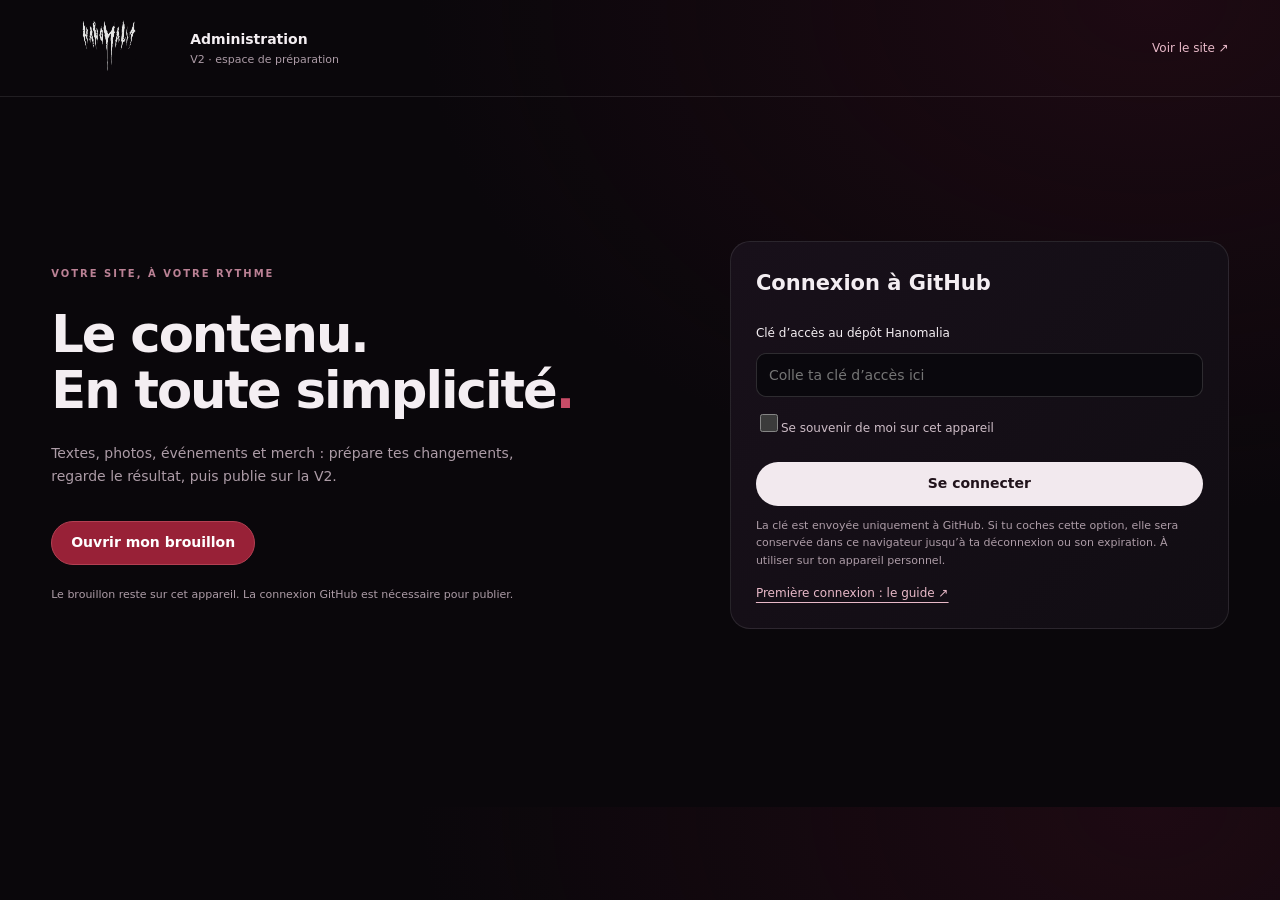
<file: admin/index.html>
<!doctype html><html lang="fr"><head><meta charset="utf-8"><meta name="viewport" content="width=device-width, initial-scale=1"><meta name="robots" content="noindex,nofollow"><meta http-equiv="Content-Security-Policy" content="default-src 'self'; script-src 'self'; style-src 'self'; img-src 'self' data: blob:; connect-src 'self' https://api.github.com; frame-src 'self'; object-src 'none'; base-uri 'none'; form-action 'none'"><title>Administration — HANOMALIA</title><link rel="stylesheet" href="admin.css"><script type="module" src="admin.mjs"></script></head><body>
<header class="admin-header"><a href="../index.html" class="brand"><img src="../assets/logo-horizontal-blanc.png" alt="HANOMALIA"></a><div><strong>Administration</strong><span>V2 · espace de préparation</span></div><a href="../index.html" target="_blank" rel="noopener">Voir le site ↗</a></header>
<main><section id="welcome" class="welcome"><div class="welcome-copy"><p class="eyebrow">VOTRE SITE, À VOTRE RYTHME</p><h1>Le contenu.<br>En toute simplicité<span>.</span></h1><p>Textes, photos, événements et merch : prépare tes changements, regarde le résultat, puis publie sur la V2.</p><button id="open-draft" class="primary">Ouvrir mon brouillon</button><p class="hint">Le brouillon reste sur cet appareil. La connexion GitHub est nécessaire pour publier.</p></div><form id="login-form" class="login-card"><h2>Connexion à GitHub</h2><label for="access-key">Clé d’accès au dépôt Hanomalia</label><input id="access-key" type="password" autocomplete="off" spellcheck="false" placeholder="Colle ta clé d’accès ici" required><label class="check-field"><input id="remember-key" type="checkbox"><span>Se souvenir de moi sur cet appareil</span></label><button type="submit" class="light">Se connecter</button><p class="hint">La clé est envoyée uniquement à GitHub. Si tu coches cette option, elle sera conservée dans ce navigateur jusqu’à ta déconnexion ou son expiration. À utiliser sur ton appareil personnel.</p><a href="guide.html" target="_blank" rel="noopener">Première connexion : le guide ↗</a><button id="retry-saved-login" type="button" class="outline" hidden>Réessayer la connexion mémorisée</button><button id="forget-key" type="button" class="outline" hidden>Oublier la clé sur cet appareil</button><p id="login-error" class="error" role="alert"></p></form></section>
<section id="workspace" hidden><div class="workspace-top"><div><p class="eyebrow">ATELIER HANOMALIA</p><h1 id="section-title">Textes & images</h1><p id="connection-state"></p></div><button id="connect-button" class="outline">Se connecter pour publier</button><button id="logout-button" class="outline" hidden>Se déconnecter</button></div>
<nav class="tabs" aria-label="Rubriques de l’administration"><button data-tab="pages" class="active" aria-pressed="true">Textes & images</button><button data-tab="merch" aria-pressed="false">Merch</button><button data-tab="gallery" aria-pressed="false">Galerie</button><button data-tab="versions" aria-pressed="false">Versions</button></nav>
<div class="action-bar"><button id="save-draft" class="outline">Enregistrer le brouillon</button><button id="preview-button" class="outline">Prévisualiser</button><button id="publish-button" class="primary" disabled>Publier sur la V2</button><span id="save-status" role="status" aria-live="polite"></span></div>
<p id="workspace-error" class="error" role="alert"></p><div id="editor"></div>
<details class="backup-tools"><summary>Sauvegardes et récupération</summary><p>Exporte une copie pour garder ton brouillon et ses nouvelles images sur ton ordinateur.</p><button id="export-button" class="outline">Exporter une sauvegarde</button><label class="file-label">Importer une sauvegarde<input id="import-backup" type="file" accept="application/json,.json"></label><button id="reload-remote" class="outline">Recharger la version GitHub</button><a href="guide.html" target="_blank" rel="noopener">Guide d’utilisation ↗</a></details></section>
<p id="initial-error" class="error" role="alert"></p>
</main>
<dialog id="preview-dialog" class="preview-dialog"><div class="preview-toolbar"><label for="preview-page">Page</label><select id="preview-page"><option value="index.html">Accueil</option><option value="groupe.html">Le groupe</option><option value="membres.html">Membres</option><option value="live.html">Nos titres</option><option value="merch.html">Merch</option><option value="galerie.html">Galerie</option></select><button id="preview-refresh" class="outline">Actualiser l’aperçu</button><button id="preview-close" class="light">Fermer</button></div><iframe id="preview-frame" title="Aperçu du brouillon" sandbox="allow-scripts allow-same-origin"></iframe></dialog>
</body></html>
</file>
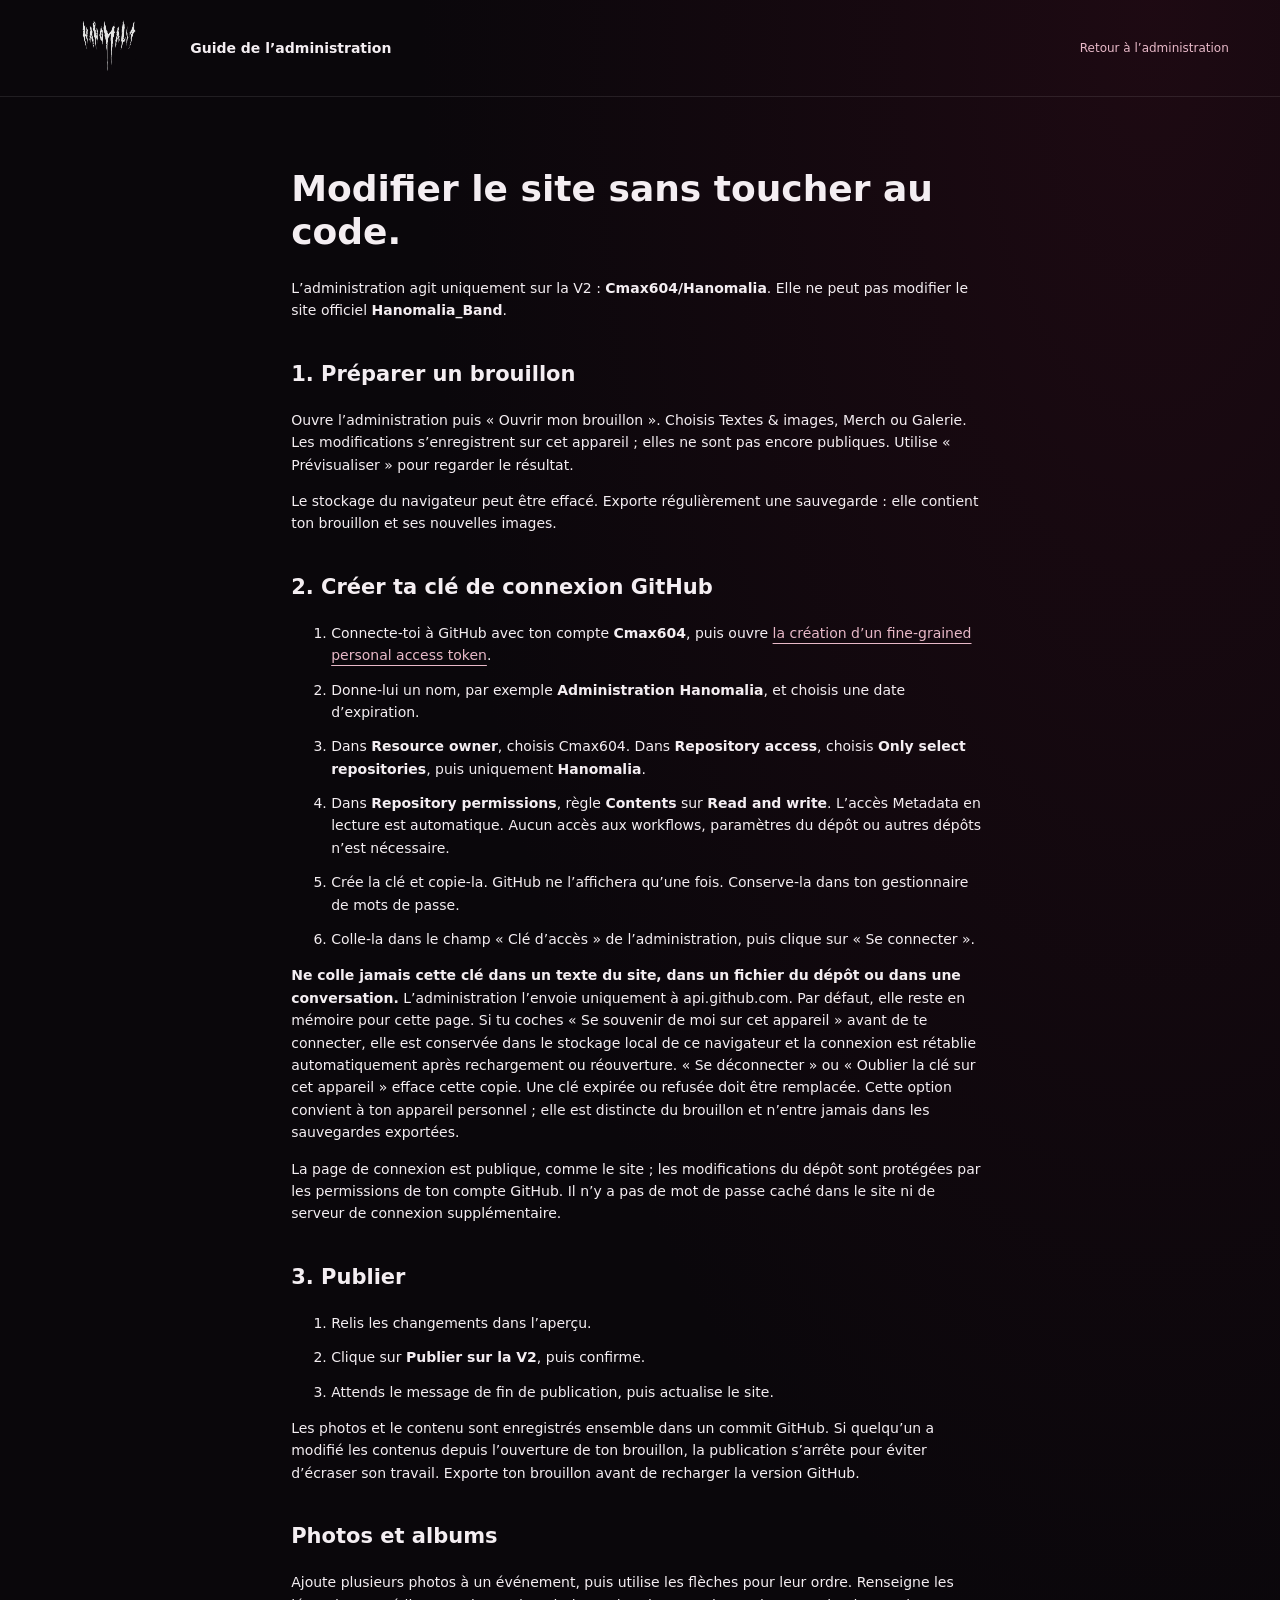
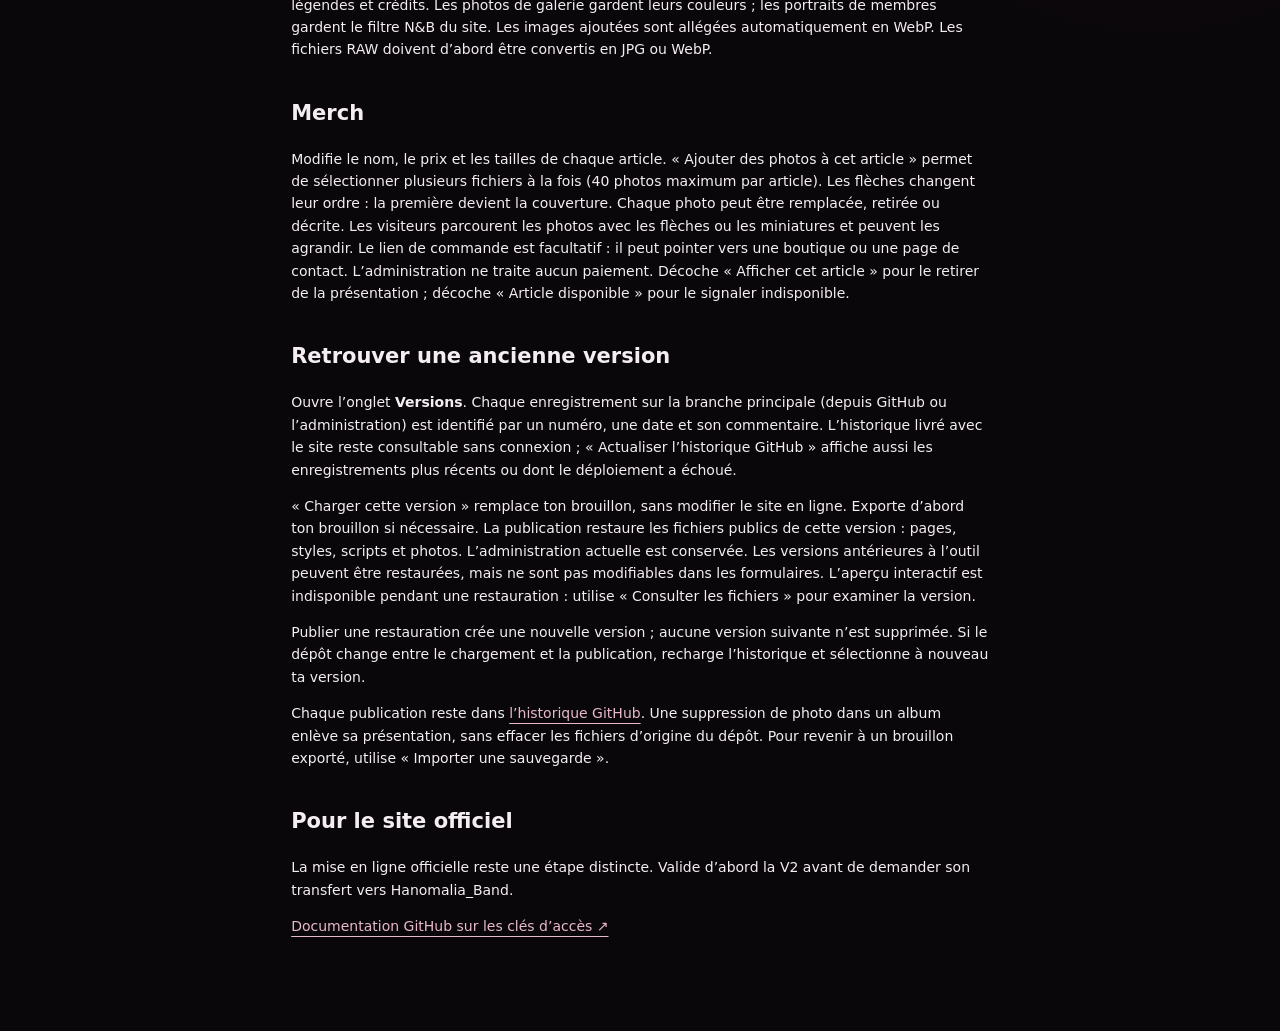
<file: admin/guide.html>
<!doctype html><html lang="fr"><head><meta charset="utf-8"><meta name="viewport" content="width=device-width, initial-scale=1"><meta name="robots" content="noindex,nofollow"><meta http-equiv="Content-Security-Policy" content="default-src 'self'; style-src 'self'; img-src 'self'; object-src 'none'; base-uri 'none'"><title>Guide de l’administration — HANOMALIA</title><link rel="stylesheet" href="admin.css"></head><body><header class="admin-header"><a href="index.html" class="brand"><img src="../assets/logo-horizontal-blanc.png" alt="HANOMALIA"></a><strong>Guide de l’administration</strong><a href="index.html">Retour à l’administration</a></header><main class="guide"><h1>Modifier le site sans toucher au code.</h1><p>L’administration agit uniquement sur la V2 : <strong>Cmax604/Hanomalia</strong>. Elle ne peut pas modifier le site officiel <strong>Hanomalia_Band</strong>.</p><h2>1. Préparer un brouillon</h2><p>Ouvre l’administration puis « Ouvrir mon brouillon ». Choisis Textes & images, Merch ou Galerie. Les modifications s’enregistrent sur cet appareil ; elles ne sont pas encore publiques. Utilise « Prévisualiser » pour regarder le résultat.</p><p>Le stockage du navigateur peut être effacé. Exporte régulièrement une sauvegarde : elle contient ton brouillon et ses nouvelles images.</p><h2>2. Créer ta clé de connexion GitHub</h2><ol><li>Connecte-toi à GitHub avec ton compte <strong>Cmax604</strong>, puis ouvre <a href="https://github.com/settings/personal-access-tokens/new" target="_blank" rel="noopener noreferrer">la création d’un fine-grained personal access token</a>.</li><li>Donne-lui un nom, par exemple <strong>Administration Hanomalia</strong>, et choisis une date d’expiration.</li><li>Dans <strong>Resource owner</strong>, choisis Cmax604. Dans <strong>Repository access</strong>, choisis <strong>Only select repositories</strong>, puis uniquement <strong>Hanomalia</strong>.</li><li>Dans <strong>Repository permissions</strong>, règle <strong>Contents</strong> sur <strong>Read and write</strong>. L’accès Metadata en lecture est automatique. Aucun accès aux workflows, paramètres du dépôt ou autres dépôts n’est nécessaire.</li><li>Crée la clé et copie-la. GitHub ne l’affichera qu’une fois. Conserve-la dans ton gestionnaire de mots de passe.</li><li>Colle-la dans le champ « Clé d’accès » de l’administration, puis clique sur « Se connecter ».</li></ol><p><strong>Ne colle jamais cette clé dans un texte du site, dans un fichier du dépôt ou dans une conversation.</strong> L’administration l’envoie uniquement à api.github.com. Par défaut, elle reste en mémoire pour cette page. Si tu coches « Se souvenir de moi sur cet appareil » avant de te connecter, elle est conservée dans le stockage local de ce navigateur et la connexion est rétablie automatiquement après rechargement ou réouverture. « Se déconnecter » ou « Oublier la clé sur cet appareil » efface cette copie. Une clé expirée ou refusée doit être remplacée. Cette option convient à ton appareil personnel ; elle est distincte du brouillon et n’entre jamais dans les sauvegardes exportées.</p><p>La page de connexion est publique, comme le site ; les modifications du dépôt sont protégées par les permissions de ton compte GitHub. Il n’y a pas de mot de passe caché dans le site ni de serveur de connexion supplémentaire.</p><h2>3. Publier</h2><ol><li>Relis les changements dans l’aperçu.</li><li>Clique sur <strong>Publier sur la V2</strong>, puis confirme.</li><li>Attends le message de fin de publication, puis actualise le site.</li></ol><p>Les photos et le contenu sont enregistrés ensemble dans un commit GitHub. Si quelqu’un a modifié les contenus depuis l’ouverture de ton brouillon, la publication s’arrête pour éviter d’écraser son travail. Exporte ton brouillon avant de recharger la version GitHub.</p><h2>Photos et albums</h2><p>Ajoute plusieurs photos à un événement, puis utilise les flèches pour leur ordre. Renseigne les légendes et crédits. Les photos de galerie gardent leurs couleurs ; les portraits de membres gardent le filtre N&B du site. Les images ajoutées sont allégées automatiquement en WebP. Les fichiers RAW doivent d’abord être convertis en JPG ou WebP.</p><h2>Merch</h2><p>Modifie le nom, le prix et les tailles de chaque article. « Ajouter des photos à cet article » permet de sélectionner plusieurs fichiers à la fois (40 photos maximum par article). Les flèches changent leur ordre : la première devient la couverture. Chaque photo peut être remplacée, retirée ou décrite. Les visiteurs parcourent les photos avec les flèches ou les miniatures et peuvent les agrandir. Le lien de commande est facultatif : il peut pointer vers une boutique ou une page de contact. L’administration ne traite aucun paiement. Décoche « Afficher cet article » pour le retirer de la présentation ; décoche « Article disponible » pour le signaler indisponible.</p><h2>Retrouver une ancienne version</h2><p>Ouvre l’onglet <strong>Versions</strong>. Chaque enregistrement sur la branche principale (depuis GitHub ou l’administration) est identifié par un numéro, une date et son commentaire. L’historique livré avec le site reste consultable sans connexion ; « Actualiser l’historique GitHub » affiche aussi les enregistrements plus récents ou dont le déploiement a échoué.</p><p>« Charger cette version » remplace ton brouillon, sans modifier le site en ligne. Exporte d’abord ton brouillon si nécessaire. La publication restaure les fichiers publics de cette version : pages, styles, scripts et photos. L’administration actuelle est conservée. Les versions antérieures à l’outil peuvent être restaurées, mais ne sont pas modifiables dans les formulaires. L’aperçu interactif est indisponible pendant une restauration : utilise « Consulter les fichiers » pour examiner la version.</p><p>Publier une restauration crée une nouvelle version ; aucune version suivante n’est supprimée. Si le dépôt change entre le chargement et la publication, recharge l’historique et sélectionne à nouveau ta version.</p><p>Chaque publication reste dans <a href="https://github.com/Cmax604/Hanomalia/commits/main/" target="_blank" rel="noopener noreferrer">l’historique GitHub</a>. Une suppression de photo dans un album enlève sa présentation, sans effacer les fichiers d’origine du dépôt. Pour revenir à un brouillon exporté, utilise « Importer une sauvegarde ».</p><h2>Pour le site officiel</h2><p>La mise en ligne officielle reste une étape distincte. Valide d’abord la V2 avant de demander son transfert vers Hanomalia_Band.</p><p><a href="https://docs.github.com/en/authentication/keeping-your-account-and-data-secure/managing-your-personal-access-tokens" target="_blank" rel="noopener noreferrer">Documentation GitHub sur les clés d’accès ↗</a></p></main></body></html>
</file>
<file: admin/admin.css>
:root{color-scheme:dark;--bg:#0a070b;--panel:#151017;--line:#ffffff18;--muted:#ad9ca7;--red:#a42036;--white:#f4eef2}*{box-sizing:border-box}body{margin:0;background:radial-gradient(ellipse at 90% 0,#3b0e1e66,transparent 45%),var(--bg);color:var(--white);font:14px/1.6 system-ui,-apple-system,Segoe UI,sans-serif}a{color:#e8b9c8;text-underline-offset:5px}button,input,textarea,select{font:inherit}button,.file-label{cursor:pointer}button{border-radius:30px;padding:11px 19px;border:1px solid var(--line);font-weight:650;line-height:1.4}button:hover:not(:disabled){filter:brightness(1.16)}button:disabled{opacity:.4;cursor:not-allowed}a:focus-visible,button:focus-visible,input:focus-visible,textarea:focus-visible,select:focus-visible,summary:focus-visible{outline:2px solid #e8849c;outline-offset:4px}[hidden]{display:none!important}.primary{background:#982137;color:white;border-color:#b34053}.light{background:#f2e9ee;color:#21131b}.outline{background:#ffffff06;color:#eee0e8}.admin-header{display:flex;align-items:center;gap:24px;padding:18px 4vw;border-bottom:1px solid var(--line)}.admin-header .brand img{width:115px;height:54px;object-fit:contain}.admin-header>div{display:flex;flex-direction:column}.admin-header>div span{font-size:11px;color:var(--muted)}.admin-header>a:last-child{margin-left:auto;font-size:12px;text-decoration:none}main{max-width:1280px;margin:auto;padding:45px 4vw 80px}.welcome{min-height:65vh;display:grid;grid-template-columns:1.2fr 1fr;gap:80px;align-items:center}.eyebrow{font-size:10px;letter-spacing:2px;color:#bb8195;font-weight:650}.welcome h1{font-size:clamp(36px,4vw,58px);line-height:1.1;letter-spacing:-2px;margin:24px 0}.welcome h1 span{color:#c84c67}.welcome-copy>p:not(.eyebrow){color:var(--muted);max-width:500px}.welcome-copy>button{margin:20px 0 10px}.hint{font-size:11px;color:var(--muted)}.login-card,.card,.field-group,.backup-tools{background:linear-gradient(135deg,#18101a,#110d13);border:1px solid var(--line);border-radius:20px;padding:25px}.login-card h2{margin:0 0 24px}.login-card label{display:block;margin-bottom:9px;font-size:12px}.login-card>button{width:100%;margin-top:15px}.login-card>a{font-size:12px}input,textarea,select{border:1px solid #ffffff25;border-radius:10px;background:#0a080d;color:#f2eaf0;padding:10px 12px;width:100%;min-width:0}textarea{min-height:88px;resize:vertical}input[type=checkbox]{width:18px;height:18px;accent-color:#a42036}.workspace-top{display:flex;align-items:center;gap:18px;margin-bottom:28px}.workspace-top>div{flex:1}.workspace-top h1{font-size:34px;line-height:1.2;margin:8px 0}.workspace-top p:last-child{font-size:12px;color:var(--muted)}.tabs{display:flex;gap:10px;padding-bottom:20px;border-bottom:1px solid var(--line);margin-bottom:22px}.tabs button{background:transparent;color:var(--muted)}.tabs button.active{background:#59132455;color:white;border-color:#a33950}.action-bar{display:flex;gap:10px;align-items:center;flex-wrap:wrap;margin-bottom:30px}.action-bar>span{font-size:11px;color:#c2a5b2}.page-selector{display:flex;align-items:center;gap:20px;margin-bottom:25px}.page-selector select{max-width:350px}.editor-note{font-size:12px;color:var(--muted);margin-bottom:25px}.field-group{margin:0 0 16px}.field-group>summary{font-weight:700;cursor:pointer;list-style-position:outside;margin-left:10px}.field-group[open]>summary{margin-bottom:25px}.field{display:flex;flex-direction:column;gap:8px;margin:0 0 20px;min-width:0}.field>span{font-size:12px;color:#cdbcc6}.field:last-child{margin-bottom:0}.check-field{display:flex;align-items:center;gap:10px;margin:14px 0;color:#cdbcc6;font-size:12px}.media-editor{display:grid;grid-template-columns:110px minmax(0,1fr);gap:20px;align-items:start;margin-bottom:20px}.media-editor img,.no-image{width:110px;height:130px;object-fit:cover;border-radius:12px;background:#09070b;border:1px solid var(--line)}.no-image{display:grid;place-items:center;text-align:center;color:var(--muted);font-size:11px;padding:8px}.media-editor .media-controls{min-width:0}.media-editor details{font-size:11px;color:var(--muted);margin-top:14px}.media-editor details input{margin-top:10px}.file-label{display:inline-flex;align-items:center;gap:12px;border:1px solid #ffffff29;border-radius:25px;padding:8px 14px;color:#e6c6d5;font-size:12px;flex-wrap:wrap}.file-label input{width:210px;padding:0;border:0;background:none;font-size:10px}.cards-list{display:grid;gap:22px}.card-top{display:flex;align-items:center;justify-content:space-between;gap:20px;margin-bottom:24px}.card-top h2{font-size:23px;margin:0;letter-spacing:-.4px}.small-actions{display:flex;gap:7px;flex-shrink:0}.small-actions button{padding:7px 12px;font-size:11px;background:#ffffff05;color:#d6b8c7}.small-actions .danger{color:#eb94a9}.two-columns{display:grid;grid-template-columns:1fr 1fr;gap:0 20px}.add-button{margin:22px 0}.album-photo-grid{display:grid;grid-template-columns:repeat(3,minmax(0,1fr));gap:15px;margin-top:22px}.photo-edit{border:1px solid var(--line);border-radius:14px;padding:13px;background:#08070b}.photo-edit>img{width:100%;height:165px;object-fit:cover;border-radius:9px;margin-bottom:13px}.photo-edit .field{margin-bottom:12px}.photo-edit input{font-size:11px;padding:8px}.photo-edit .small-actions{margin-bottom:12px}.photo-edit .file-label{font-size:10px;padding:6px 9px}.photo-edit .file-label input{width:100%;max-width:170px}.backup-tools{margin-top:40px;font-size:12px;color:var(--muted)}.backup-tools>summary{cursor:pointer;color:#ead8e2}.backup-tools button,.backup-tools .file-label{margin:10px 10px 10px 0}.error{color:#ffadc0;white-space:pre-line}.error:empty{display:none}.preview-dialog{width:96vw;height:94vh;max-width:none;max-height:none;border:1px solid #ffffff22;border-radius:20px;padding:0;background:#0b080d;color:white}.preview-dialog[open]{display:flex;flex-direction:column}.preview-dialog::backdrop{background:#000d}.preview-toolbar{display:flex;align-items:center;gap:12px;padding:13px 18px}.preview-toolbar select{max-width:240px}.preview-toolbar button:last-child{margin-left:auto}.preview-dialog iframe{width:100%;flex:1;min-height:0;border:0;background:#080608}.guide{max-width:800px}.guide h1{font-size:36px;line-height:1.2}.guide h2{margin-top:36px}.guide li{margin-bottom:12px}.guide code{color:#f1bacb}.busy{opacity:.65;pointer-events:none}cms-text{white-space:pre-line}
@media(max-width:800px){.welcome{grid-template-columns:1fr;gap:30px}.welcome h1{font-size:42px}.workspace-top{flex-wrap:wrap}.workspace-top>div{flex-basis:100%}.tabs{gap:7px}.tabs button{padding:9px 13px;font-size:12px}.album-photo-grid{grid-template-columns:1fr 1fr}.two-columns{grid-template-columns:1fr}.preview-toolbar{flex-wrap:wrap}.preview-toolbar button{font-size:11px;padding:8px 12px}.card-top{align-items:flex-start;flex-direction:column}.action-bar button{font-size:11px}.admin-header{gap:14px}.admin-header .brand img{width:80px}.admin-header>a:last-child{font-size:10px}}
@media(max-width:460px){main{padding-top:26px}.album-photo-grid{grid-template-columns:1fr}.media-editor{grid-template-columns:80px minmax(0,1fr);gap:12px}.media-editor img,.no-image{width:80px;height:105px}.file-label input{width:140px}.card,.field-group{padding:18px}.backup-tools{padding:18px}.workspace-top h1{font-size:29px}.preview-toolbar label{font-size:11px}.preview-toolbar select{max-width:160px}}

.tabs{flex-wrap:wrap}.version-list{display:grid;gap:16px;margin-top:22px}.version-card h2{font-size:18px;overflow-wrap:anywhere;margin:0}.version-actions{display:flex;align-items:center;gap:20px;flex-wrap:wrap;margin-top:16px}.version-notice{padding:18px;border:1px solid #ac4159;background:#681c3340;border-radius:14px}.version-badge{display:inline-block;margin:4px 12px 4px 0;font-size:11px;color:#efb1c2}.version-list+.hint{margin-top:20px}
</file>
